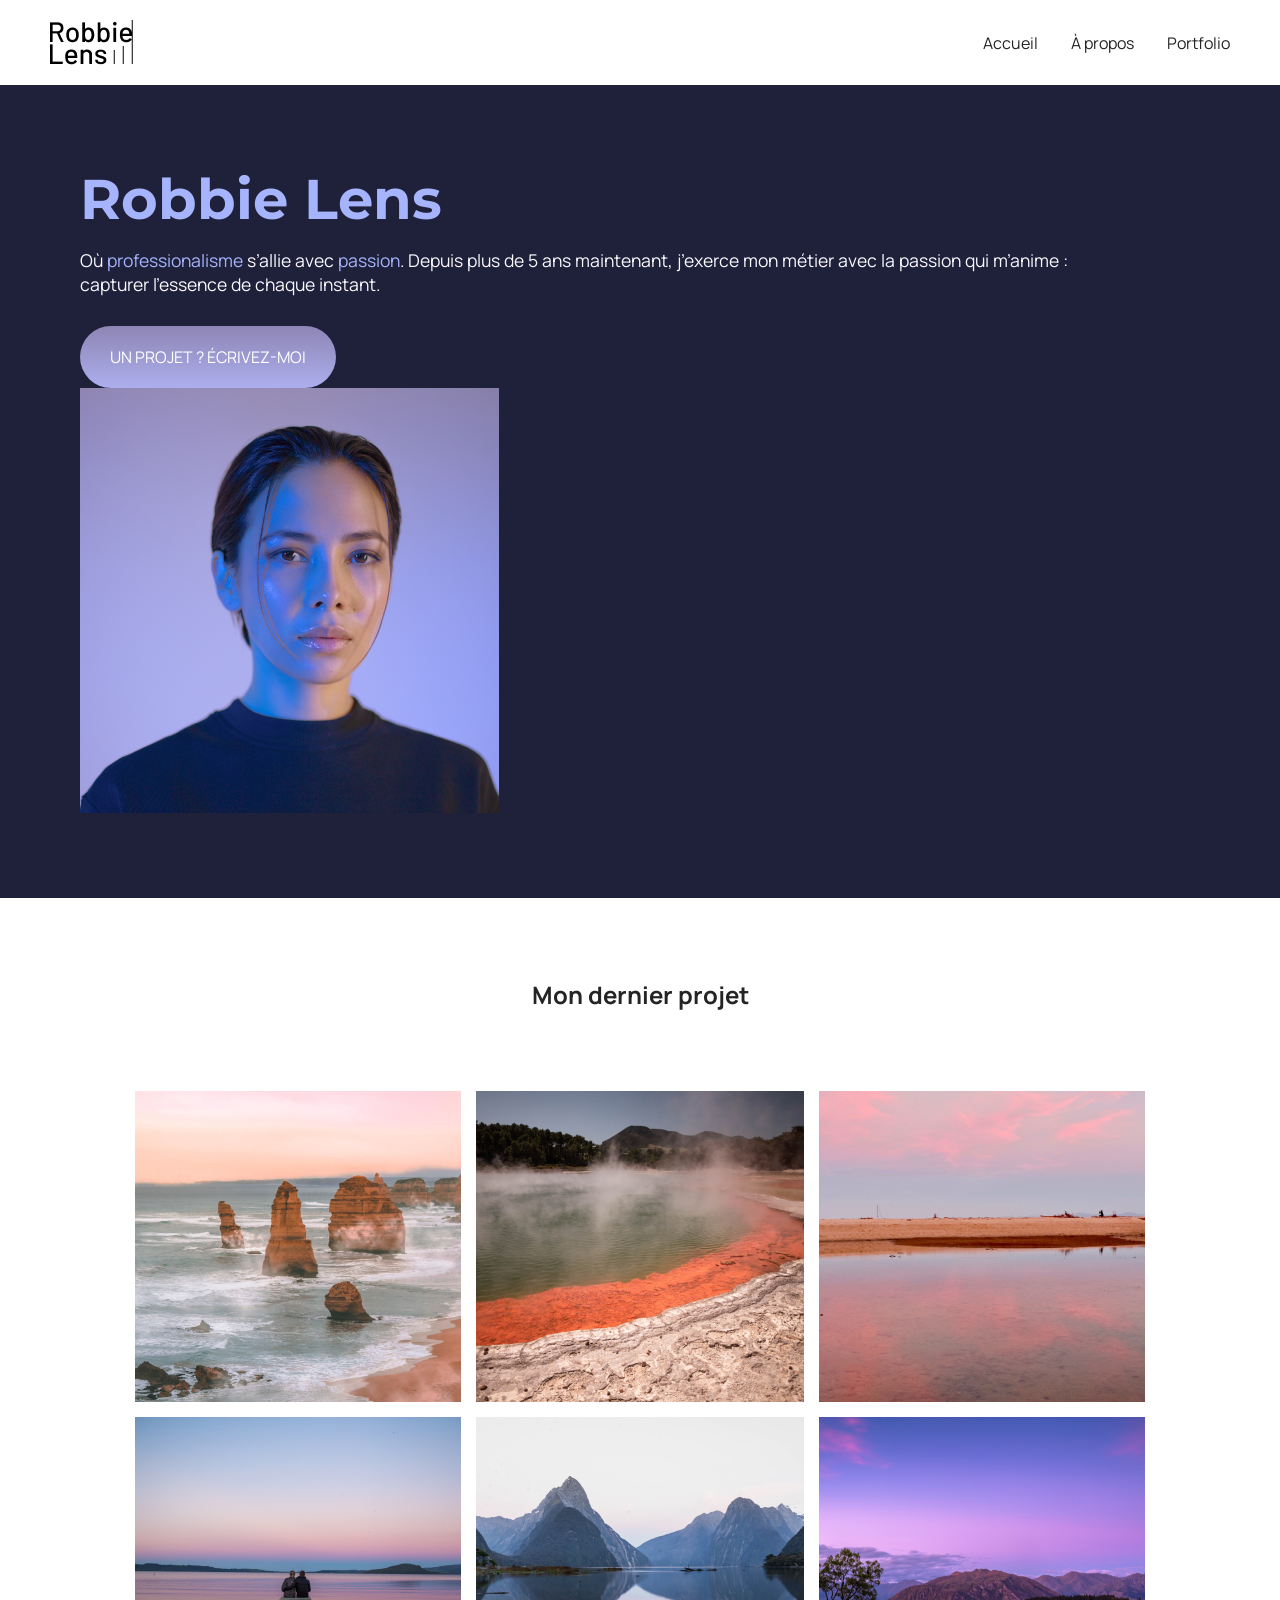
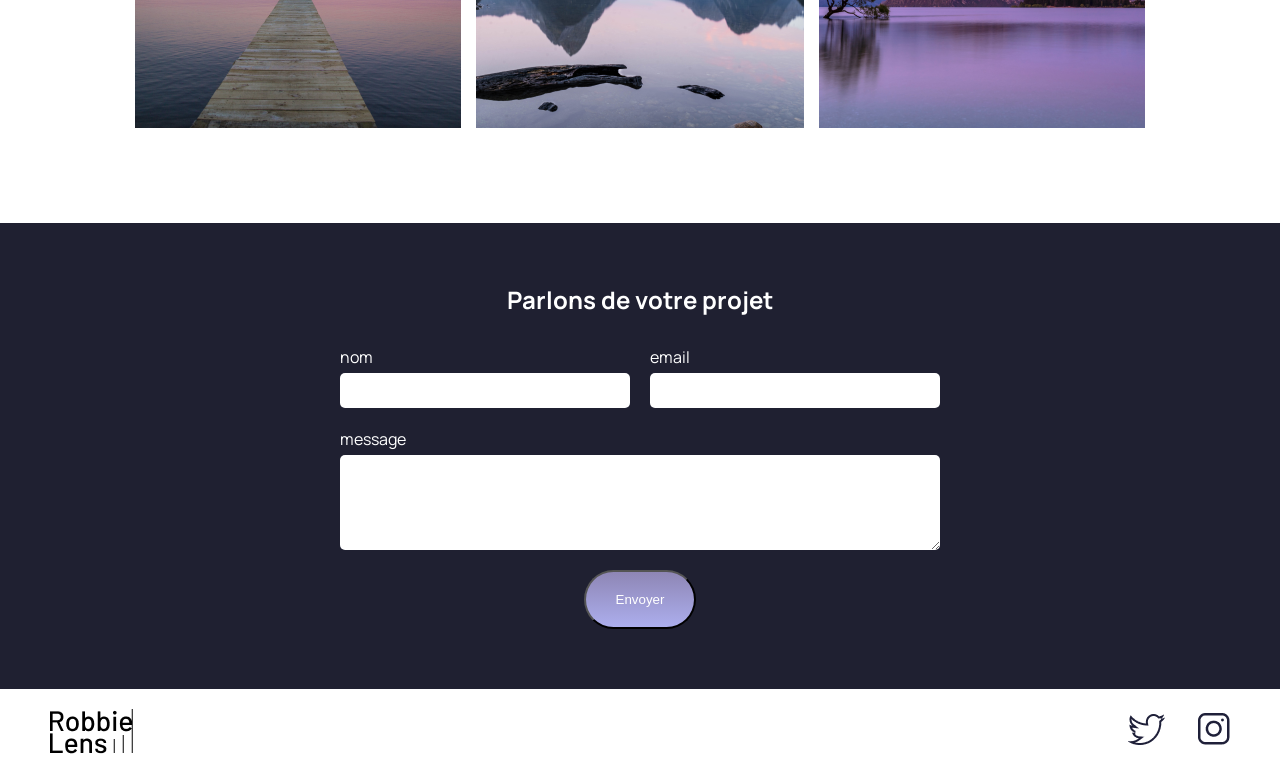
<file: index.html>
<!DOCTYPE html>
<html lang="fr">

<head>
    <meta charset="utf-8" >
    <meta name="viewport" content="width=device-width, initial-scale=1.0">
    <title>Accueil - Robbie Lens Photographie</title>
    <link href="style/style.css" rel="stylesheet" >
    <link href="style/index.css" rel="stylesheet" >
    <link rel="preconnect" href="https://fonts.googleapis.com">
    <link rel="preconnect" href="https://fonts.gstatic.com" crossorigin>
    <link href="https://fonts.googleapis.com/css2?family=Manrope&family=Montserrat&display=swap" rel="stylesheet">
</head>

<body>
    <header>
        <nav>
            <img src="images/logo.png" alt="Logo Robbie Lens" >
            <div>
                <a href="index.html">Accueil</a>
                <a href="a-propos.html">À propos</a>
                <a href="portfolio.html">Portfolio</a>
            </div>
        </nav>
    </header>
    <main>
        <section class="accueil-introduction">
            <div>
                <h1>Robbie Lens</h1>
                <p>
                    Où <em>professionalisme</em> s’allie avec <em>passion</em>. Depuis
                    plus de 5 ans maintenant, j’exerce mon métier avec la passion
                    qui m’anime : capturer l’essence de chaque instant.
                </p>
             
                <a href="#contact" class="cta">UN PROJET ? ÉCRIVEZ-MOI</a>

            </div>
            <img src="images/robbie-lens.png" alt="Portrait avec effet de la photographe Robbie Lens" >
        </section>
        <section class="accueil-photos">
            <h2>Mon dernier projet</h2>
            <div>
                <img src="images/accueil/element-1.png" alt="Twelve apostles - Australie" >
                <img src="images/accueil/element-2.png" alt="Wai-O-Tapu - Nouvelle-Zélande" >
                <img src="images/accueil/element-3.png" alt="Parc National d’Abel Tasman - Nouvelle-Zélande" >
            </div>
            <div>
                <img src="images/accueil/element-4.png" alt="Lac Rotorua - Nouvelle-Zélande" >
                <img src="images/accueil/element-5.png" alt="Milford Sound - Nouvelle-Zélande" >
                <img src="images/accueil/element-6.png" alt="Lac Wanaka - Nouvelle-Zélande" >
            </div>
        </section>
        
        <section id="contact" class="section-formulaire">
            <h2>Parlons de votre projet</h2>
        
    <form method="post" action="#" class="conteneur-formulaire">
        <div class="conteneur-mail_nom">
            <div class="champ">
                <label for="nom">nom</label>
                <input type="text" name="nom" id="nom" required>
            </div>
            <div class="champ">
                <label for="email">email</label>
                <input type="email" name="email" id="email" required>
            </div>
        </div>
        <div class="champ">
            <label for="message">message</label>
            <textarea name="message" id="message" rows="5" required></textarea>
        </div>
        <div class="bouton-envoyer">
            <input class="cta" type="submit" value="Envoyer">
        </div>
    </form>
        </section>

    </main>
    <footer>
        <img src="images/logo.png" alt="Logo Robbie Lens" >
        <div>
            <a target="_blank" href="https://twitter.com/" class="lien-icone">
                <img src="images/twitter.png" alt="Logo Twitter" >
            </a>
            <a target="_blank" href="https://www.instagram.com/" class="lien-icone">
                <img src="images/instagram.png" alt="Logo Instagram" >
            </a>
        </div>
    </footer>
</body>

</html>
</file>
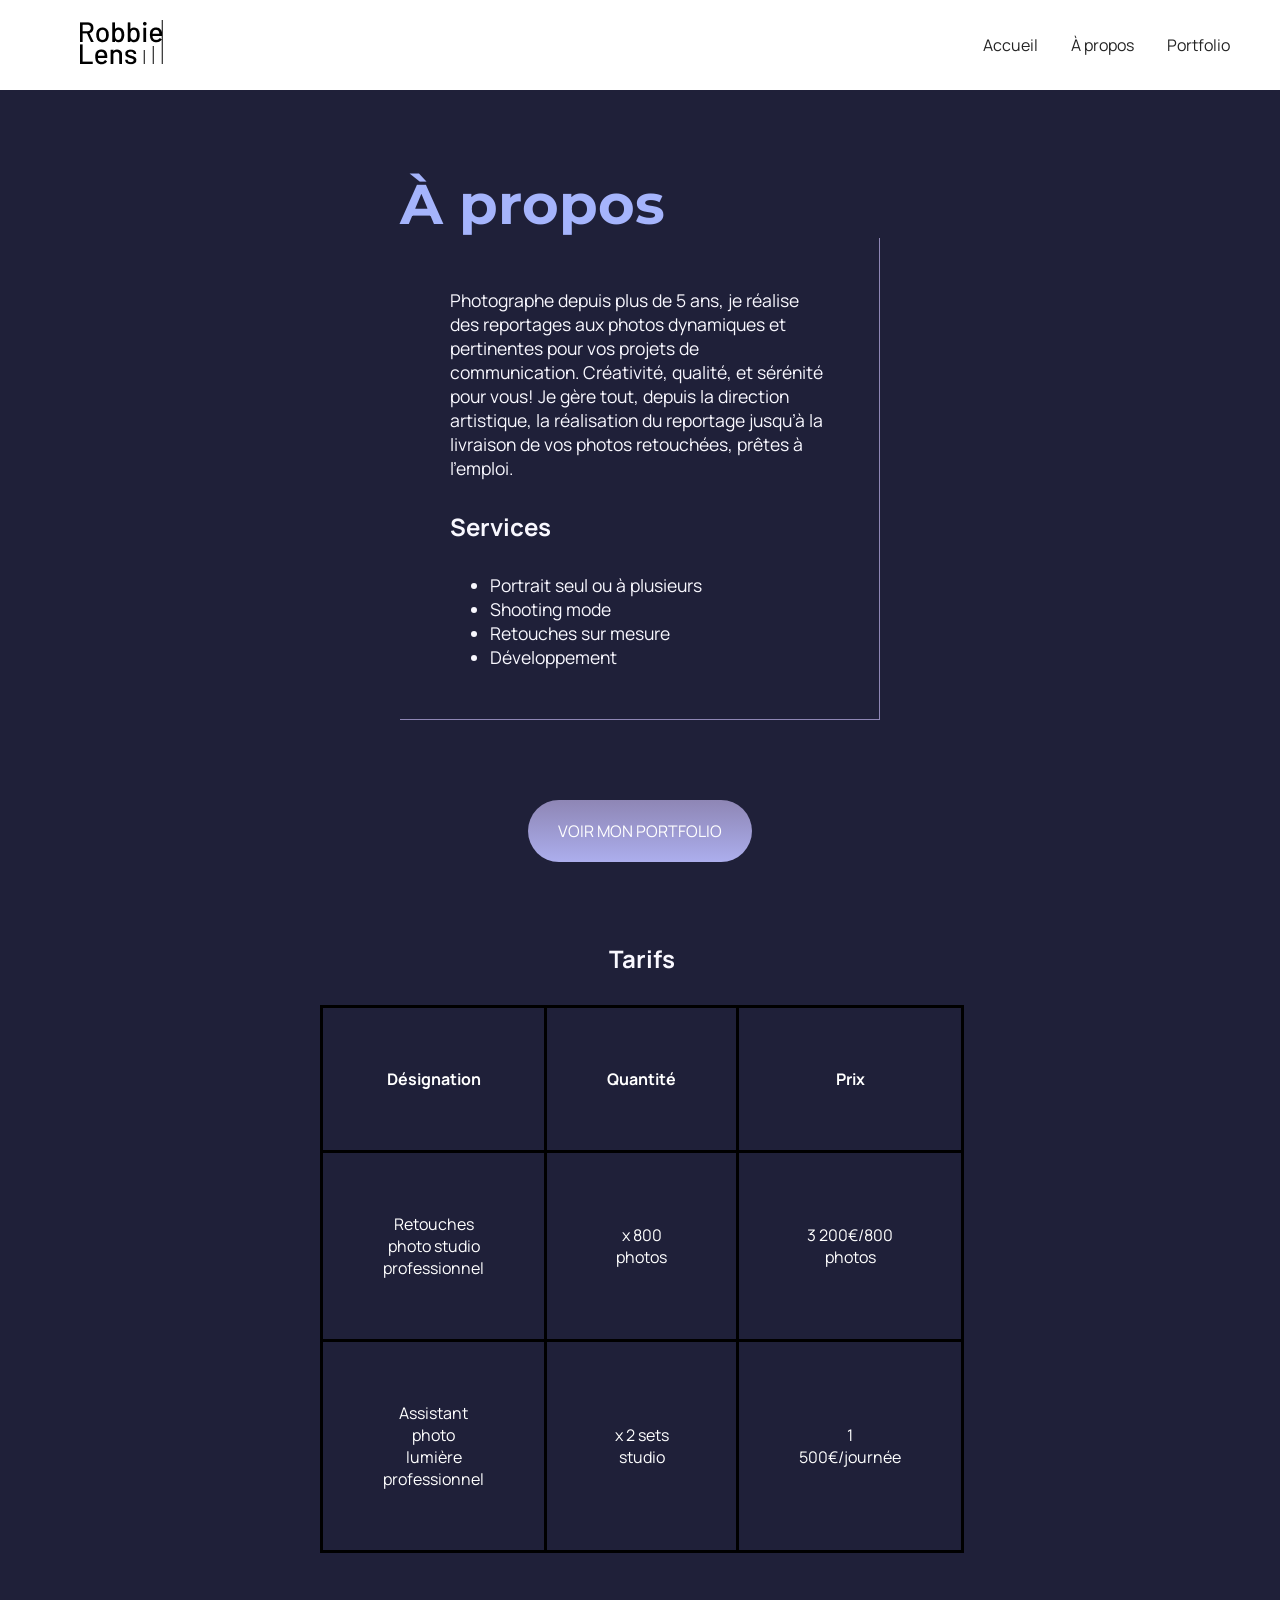
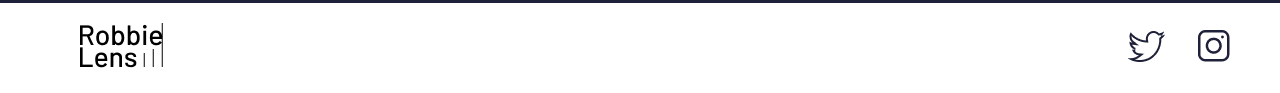
<file: a-propos.html>
<!DOCTYPE html>
<html lang="fr">

<head>
    <meta charset="utf-8" >
    <meta name="viewport" content="width=device-width, initial-scale=1.0">
    <title>À propos - Robbie Lens Photographie</title>
    <link href="style/style.css" rel="stylesheet" >
    <link href="style/a-propos.css" rel="stylesheet" >
    <link rel="preconnect" href="https://fonts.googleapis.com">
    <link rel="preconnect" href="https://fonts.gstatic.com" crossorigin>
    <link href="https://fonts.googleapis.com/css2?family=Manrope&family=Montserrat&display=swap" rel="stylesheet">
</head>

<body>
    <header>
        <nav>
            <a href="index.html" class="lien-icone">
                <img src="images/logo.png" alt="Logo Robbie Lens" >
            </a>
            <div>
                <a href="index.html">Accueil</a>
                <a href="a-propos.html">À propos</a>
                <a href="portfolio.html">Portfolio</a>
            </div>
        </nav>
    </header>
    <main class="a-propos-main">
        <section>
            <h1>À propos</h1>
            <div class="carre-contenu">
                <p>
                    Photographe depuis plus de 5 ans, je réalise des reportages aux photos dynamiques et pertinentes
                    pour
                    vos
                    projets de communication. Créativité, qualité, et sérénité pour vous! Je gère tout, depuis la
                    direction
                    artistique, la réalisation du reportage jusqu’à la livraison de vos photos retouchées, prêtes à
                    l’emploi.
                </p>
                <h2>Services</h2>
                <ul>
                    <li>Portrait seul ou à plusieurs</li>
                    <li>Shooting mode</li>
                    <li>Retouches sur mesure</li>
                    <li>Développement</li>
                </ul>
            </div>
            <div>
                <a href="portfolio.html" class="cta">VOIR MON PORTFOLIO</a>
            </div>
        </section>
        <table>
            <caption><h2>Tarifs</h2></caption>
        <thead>
            <tr>
                <th>Désignation</th>
                <th>Quantité</th>
                <th>Prix</th>
            </tr>
        </thead>
        <tfoot>
            <tr>
                <td>Assistant photo lumière professionnel</td>
                <td>x 2 sets studio</td>
                <td>1 500€/journée</td>
            </tr>
        </tfoot>
        
        <tbody>
            <tr>
                <td>Retouches photo studio professionnel</td>
                <td>x 800 photos</td>
                <td>3 200€/800 photos</td>
            </tr>
        </tbody>
        
        </table>
    </main>
    <footer>
        <a href="index.html" class="lien-icone">
            <img src="images/logo.png" alt="Logo Robbie Lens" >
        </a>
        <div>
            <a target="_blank" href="https://twitter.com/" class="lien-icone">
                <img src="images/twitter.png" alt="Logo Twitter" >
            </a>
            <a target="_blank" href="https://www.instagram.com/" class="lien-icone">
                <img src="images/instagram.png" alt="Logo Instagram" >
            </a>
        </div>
    </footer>
</body>

</html>
</file>
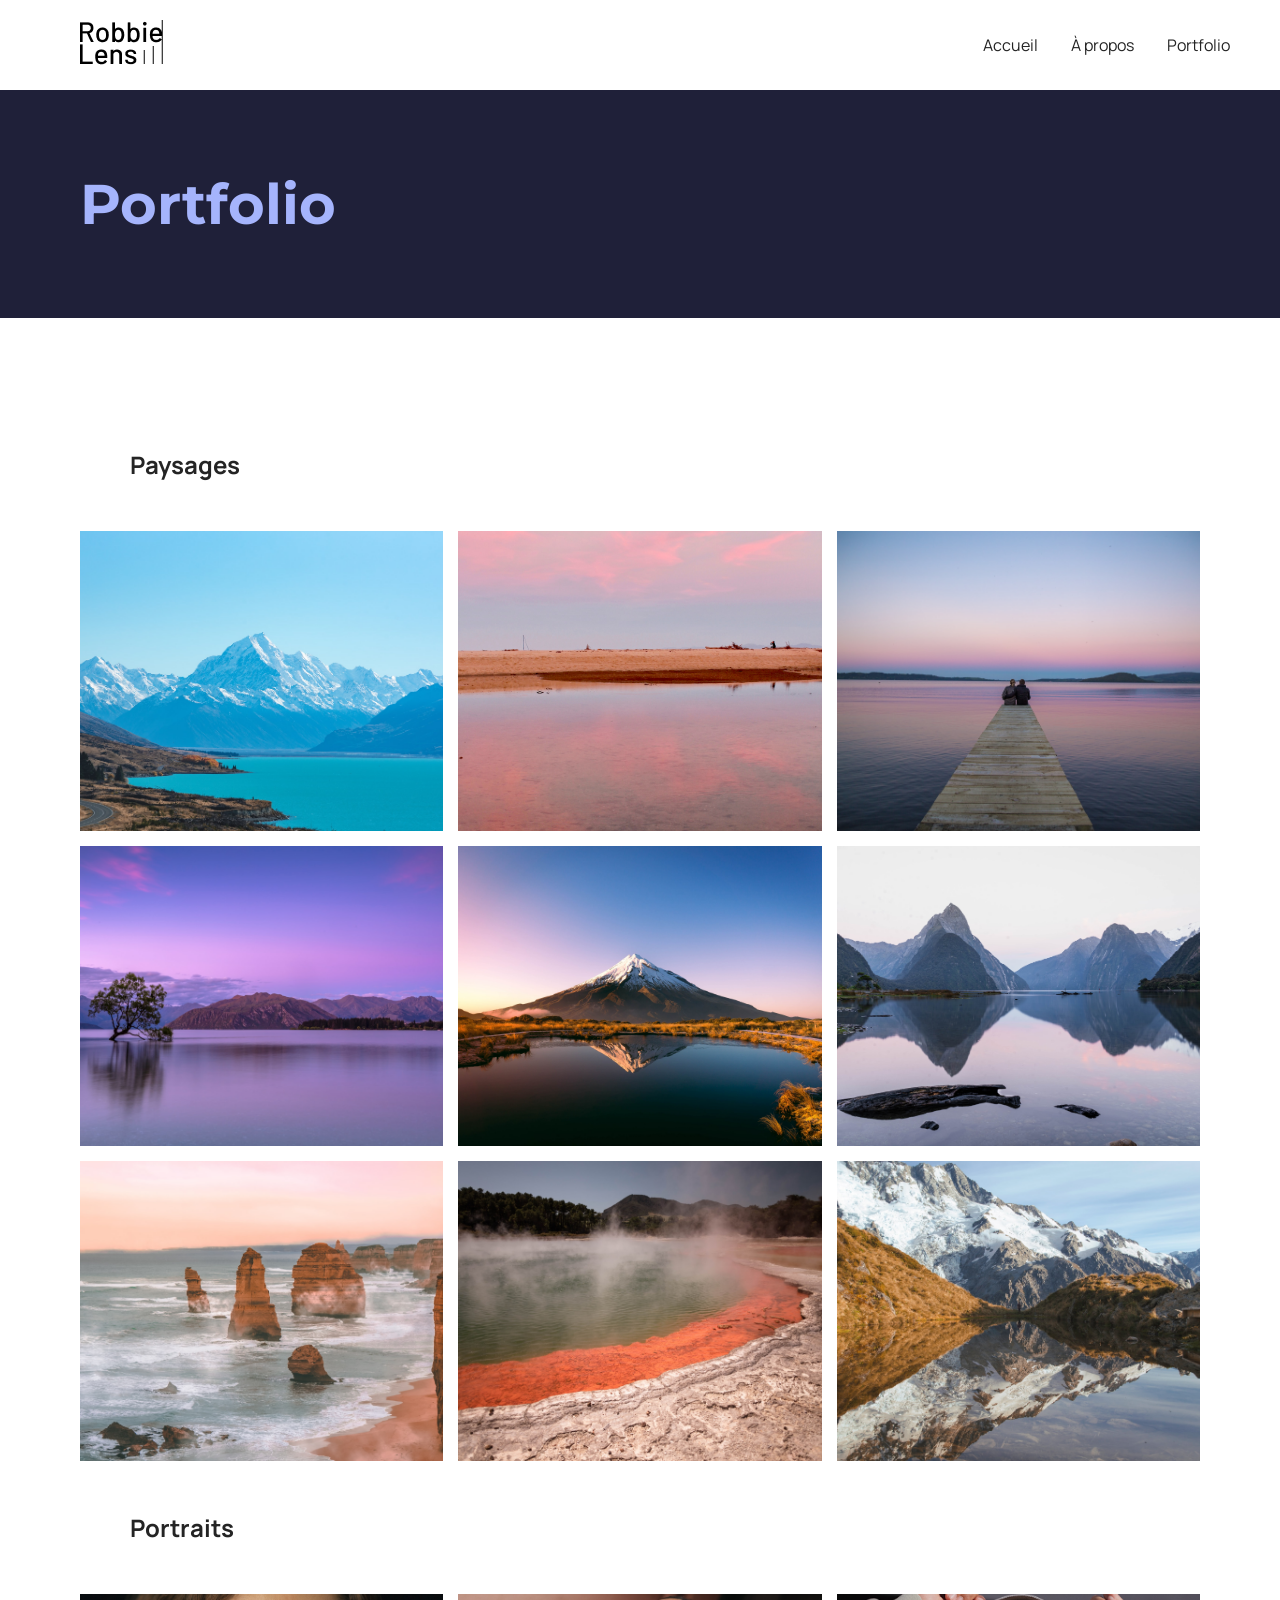
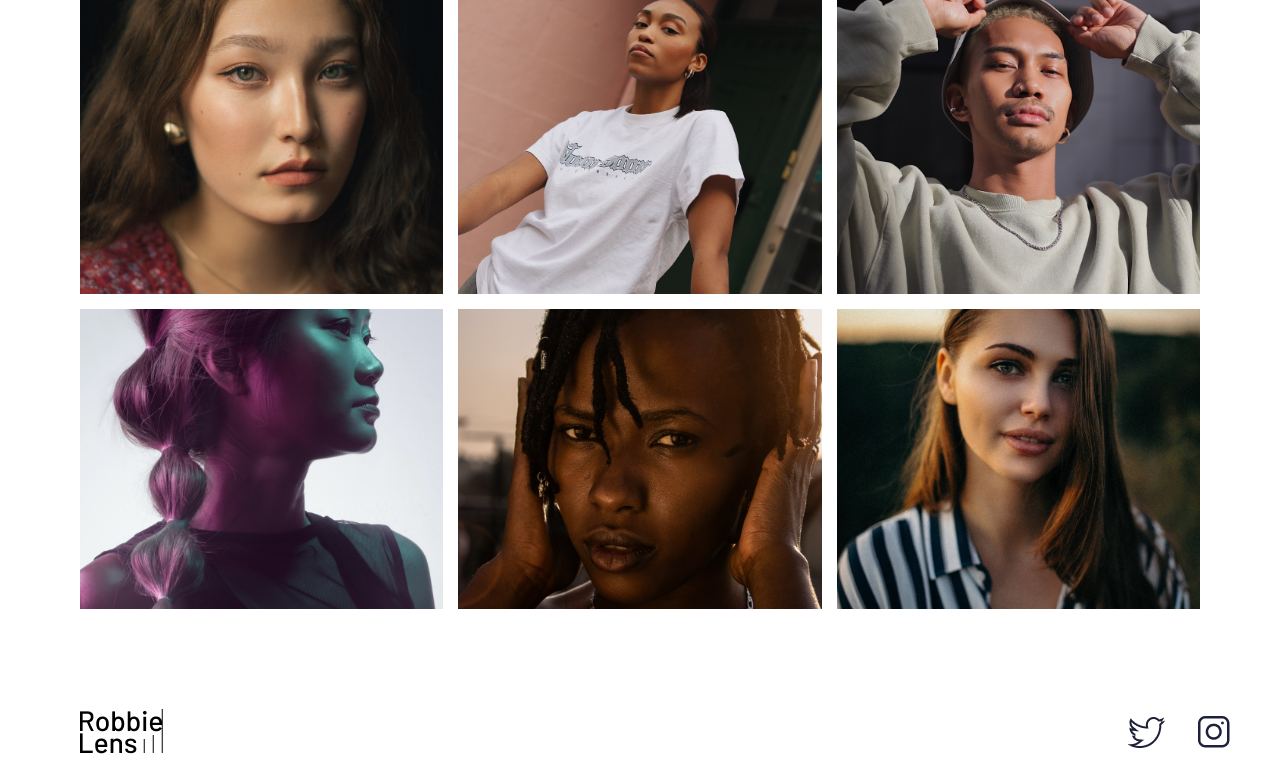
<file: portfolio.html>
<!DOCTYPE html>
<html lang="fr">

<head>
    <meta charset="utf-8" >
    <meta name="viewport" content="width=device-width, initial-scale=1.0">
    <title>Portfolio - Robbie Lens Photographie</title>
    <link href="style/style.css" rel="stylesheet" >
    <link href="style/portfolio.css" rel="stylesheet" >
    <link rel="preconnect" href="https://fonts.googleapis.com">
    <link rel="preconnect" href="https://fonts.gstatic.com" crossorigin>
    <link href="https://fonts.googleapis.com/css2?family=Manrope&family=Montserrat&display=swap" rel="stylesheet">
</head>

<body>
    <header>
        <nav>
            <a href="index.html" class="lien-icone">
                <img src="images/logo.png" alt="Logo Robbie Lens" >
            </a>
            <div>
                <a href="index.html">Accueil</a>
                <a href="a-propos.html">À propos</a>
                <a href="portfolio.html">Portfolio</a>
            </div>
        </nav>
    </header>
    <main>
        <section>
            <h1>Portfolio</h1>
        </section>
        <section class="portfolio-section-photos">
            <h2>Paysages</h2>
            <div class="grid-paysages">
                <a href="images/portfolio/paysage1.jpg" class="lien-conteneur-photo">
                    <img src="images/portfolio/paysage1.jpg" alt="Mont Aoraki - Nouvelle-Zélande" >
                    <div class="photo-hover">Voir la photo</div>
                </a>
                <a href="images/portfolio/paysage2.jpg" class="lien-conteneur-photo">
                    <img src="images/portfolio/paysage2.jpg" alt="Parc National d’Abel Tasman - Nouvelle-Zélande" >
                    <div class="photo-hover">Voir la photo</div>
                </a>
                <a href="images/portfolio/paysage3.jpg" class="lien-conteneur-photo">
                    <img src="images/portfolio/paysage3.jpg" alt="Lac Rotorua - Nouvelle-Zélande" >
                    <div class="photo-hover">Voir la photo</div>
                </a>
                <a href="images/portfolio/paysage4.jpg" class="lien-conteneur-photo">
                    <img src="images/portfolio/paysage4.jpg" alt="Lac Wanaka - Nouvelle-Zélande" >
                    <div class="photo-hover">Voir la photo</div>
                </a>
                <a href="images/portfolio/paysage5.jpg" class="lien-conteneur-photo">
                    <img src="images/portfolio/paysage5.jpg" alt="Mont Taranaki - Nouvelle-Zélande" >
                    <div class="photo-hover">Voir la photo</div>
                </a>
                <a href="images/portfolio/paysage6.jpg" class="lien-conteneur-photo">
                    <img src="images/portfolio/paysage6.jpg" alt="Milford Sound - Nouvelle-Zélande" >
                    <div class="photo-hover">Voir la photo</div>
                </a>
                <a href="images/portfolio/paysage7.jpg" class="lien-conteneur-photo">
                    <img src="images/portfolio/paysage7.jpg" alt="Twelve Apostle - Australie" >
                    <div class="photo-hover">Voir la photo</div>
                </a>
                <a href="images/portfolio/paysage8.jpg" class="lien-conteneur-photo">
                    <img src="images/portfolio/paysage8.jpg" alt="Wai-O-Tapu - Nouvelle-Zélande" >
                    <div class="photo-hover">Voir la photo</div>
                </a>
                <a href="images/portfolio/paysage9.jpg" class="lien-conteneur-photo">
                    <img src="images/portfolio/paysage9.jpg" alt="Mont Cook - Nouvelle Zélande" >
                    <div class="photo-hover">Voir la photo</div>
                </a>
            </div>
            <h2>Portraits</h2>
            <div class="grid-portraits">
                <a href="images/portfolio/portrait1.jpg" class="lien-conteneur-photo">
                    <img src="images/portfolio/portrait1.jpg" alt="Portrait jeune femme 1" >
                    <div class="photo-hover">Voir la photo</div>
                </a>
                <a href="images/portfolio/portrait2.jpg" class="lien-conteneur-photo">
                    <img src="images/portfolio/portrait2.jpg" alt="Portrait jeune femme 2" >
                    <div class="photo-hover">Voir la photo</div>
                </a>
                <a href="images/portfolio/portrait3.jpg" class="lien-conteneur-photo">
                    <img src="images/portfolio/portrait3.jpg" alt="Portrait jeune homme 3" >
                    <div class="photo-hover">Voir la photo</div>
                </a>
                <a href="images/portfolio/portrait4.jpg" class="lien-conteneur-photo">
                    <img src="images/portfolio/portrait4.jpg" alt="Portrait jeune femme 4" >
                    <div class="photo-hover">Voir la photo</div>
                </a>
                <a href="images/portfolio/portrait5.jpg" class="lien-conteneur-photo">
                    <img src="images/portfolio/portrait5.jpg" alt="Portrait jeune femme 5" >
                    <div class="photo-hover">Voir la photo</div>
                </a>
                <a href="images/portfolio/portrait6.jpg" class="lien-conteneur-photo">
                    <img src="images/portfolio/portrait6.jpg" alt="Portrait jeune femme 6" >
                    <div class="photo-hover">Voir la photo</div>
                </a>

            </div>
        </section>
    </main>
    <footer>
        <a href="index.html" class="lien-icone">
            <img src="images/logo.png" alt="Logo Robbie Lens" >
        </a>
        <div>
            <a target="_blank" href="https://twitter.com/" class="lien-icone">
                <img src="images/twitter.png" alt="Logo Twitter" >
            </a>
            <a target="_blank" href="https://www.instagram.com/" class="lien-icone">
                <img src="images/instagram.png" alt="Logo Instagram" >
            </a>
        </div>
    </footer>
</body>

</html>
</file>
<file: style/style.css>
* {
  margin: 0;
}

body {
  font-family: 'Manrope', sans-serif;
  font-size: 1em;
  background-color: #1f2039;
}

a {
  color: #242424;
  text-decoration: none;
}

em {
  color: #a5b4fc;
  font-style: normal;
}

h1 {
  font-size: 3.5em;
  color: #a5b4fc;
  font-family: 'Montserrat', sans-serif;
}

h2 {
  color: #f9f8ff;
}

p,
li {
  font-size: 1.1em;
  color: #f9f8ff;
}

header,
footer {
  background-color: white;
  padding: 20px 50px;
}

.cta {
  display: inline-block;
  background: linear-gradient(#8e86b5, #acaeed);
  color: white;
  border-radius: 50px;
  padding: 20px 30px;
}

a:hover {
  text-decoration: underline;
}

.cta:hover {
  background: linear-gradient(#696484, #8788ba);
  text-decoration: none;
}

.lien-icone {
  margin-left: 30px;
}

.lien-icone:hover {
  opacity: 0.5;
}

section {
  padding: 80px;
}

footer,
nav {
  display: flex;
  flex-direction: row;
  align-items: center;
  justify-content: space-between;
}

nav a {
  margin-left: 30px;
}

@media screen and (max-width: 996px) {
  h1 {
    font-size: 2em;
  }
  body {
    padding: 20px;
  }
  nav a{
    margin-left: 10px;
    margin-right: 10px;
  }
  header,
  footer {
    padding: 20px 20px;
  }
  section {
    padding: 50px 20px 50px 20px;
  }
   header nav img {
    margin-bottom: 20px;
  }
  header nav {
    flex-direction: column;
    align-items: center;
    justify-content: center;
  }
}
</file>
<file: style/index.css>
.accueil-photos {
  background-color: white;
  padding: 80px;
}

.accueil-photos h2 {
  color: #242424;
  text-align: center;
  margin-bottom: 80px;
}

.accueil-photos div {
  display: flex;
  flex-direction: row;
  gap: 15px;
  justify-content: center;
  margin-bottom: 15px;
}

@media screen and (max-width: 996px) {
  .accueil-introduction {
    flex-direction: column;
    align-items: center;
    justify-content: center;
  }
}

.accueil-introduction h1 {
  margin-bottom: 15px;
}

.accueil-introduction p {
  margin-bottom: 30px;
}

.accueil-introduction div {
  padding-right: 80px;
}

.section-formulaire {
  background-color: #1f2031; 
  text-align: center;         
  padding: 60px 20px;
}

.section-formulaire h2 {
  color: white;
  margin-bottom: 30px;
}

.conteneur-formulaire {
  display: flex;
  flex-direction: column;    
  align-items: center;       
  max-width: 600px;          
  margin: 0 auto;            
  gap: 20px;                 
}

.conteneur-mail_nom {
  display: flex;
  flex-direction: row;    
  width: 100%;               
  gap: 20px;                 
}

.champ {
  display: flex;
  flex-direction: column;    
  align-items: flex-start;   
  width: 100%;               
  color: white;
  gap: 5px;
}

.champ input, 
.champ textarea {
  width: 100%;               
  box-sizing: border-box;    
  padding: 10px;
  border-radius: 5px;
  border: none;
}
</file>
<file: style/a-propos.css>
.carre-contenu {
  border-right: 1px solid #8e86b5;
  border-bottom: 1px solid #8e86b5;
  padding: 50px;
  margin-bottom: 80px;
}

.carre-contenu h2 {
  margin-top: 30px;
}

.carre-contenu ul {
  margin-top: 30px;
}

.carre-contenu + div {
  text-align: center;
}

.a-propos-main {
  width: 50%;
  margin: auto;
}

table{
  border-collapse: collapse;
  margin-bottom: 50px;
  text-align: center;
}

caption {
  margin-bottom: 30px;
  color: white;

}

td, th {
  border: 3px solid black;
  padding: 60px;
  margin: 30px;
  color: white;
}

@media screen and (max-width: 996px) {
  .tarif {
    display: none;
  }
}
</file>
<file: style/portfolio.css>
.portfolio-section-photos {
  background-color: white;
}

.portfolio-section-photos h2 {
  color: #242424;
  margin: 50px;
}

.grid-paysages {
  display: grid;
  grid-template-columns: 1fr 1fr 1fr;
  grid-template-rows: 300px 300px 300px;
  gap: 15px;
}

.grid-portraits {
  display: grid;
  grid-template-columns: 1fr 1fr 1fr;
  grid-template-rows: 300px 300px;
  gap: 15px;
}

.grid-paysages img,
.grid-portraits img {
  width: 100%;
  height: 100%;
  object-fit: cover;
}

.lien-conteneur-photo {
  position: relative;
}

.photo-hover {
  position: absolute;
  top: 0;
  left: 0;
  right: 0;
  bottom: 0;
  display: flex;
  align-items: center;
  justify-content: center;
  font-size: 1.5em;
  color: white;
  background-color: rgba(0, 0, 0, 0.7);
  display: none;
}

.lien-conteneur-photo:hover .photo-hover {
  display: flex;
}
</file>
